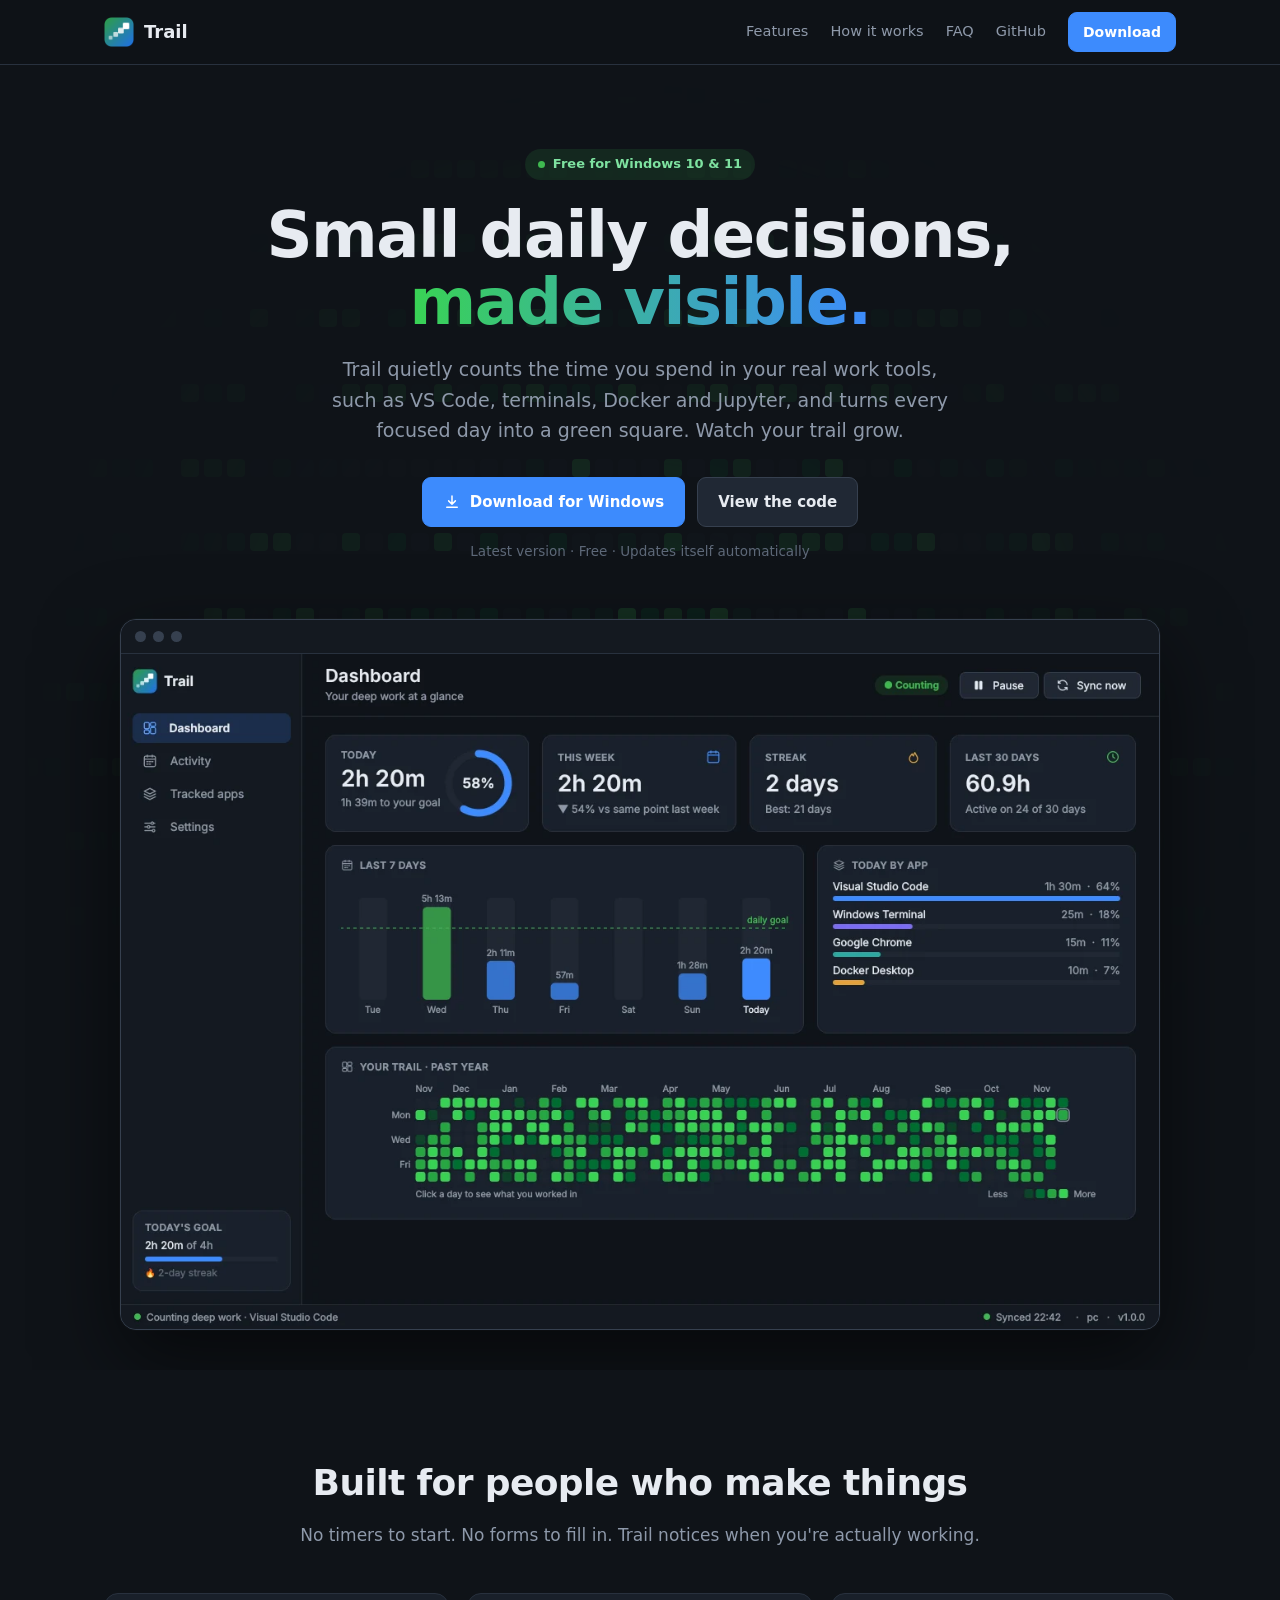
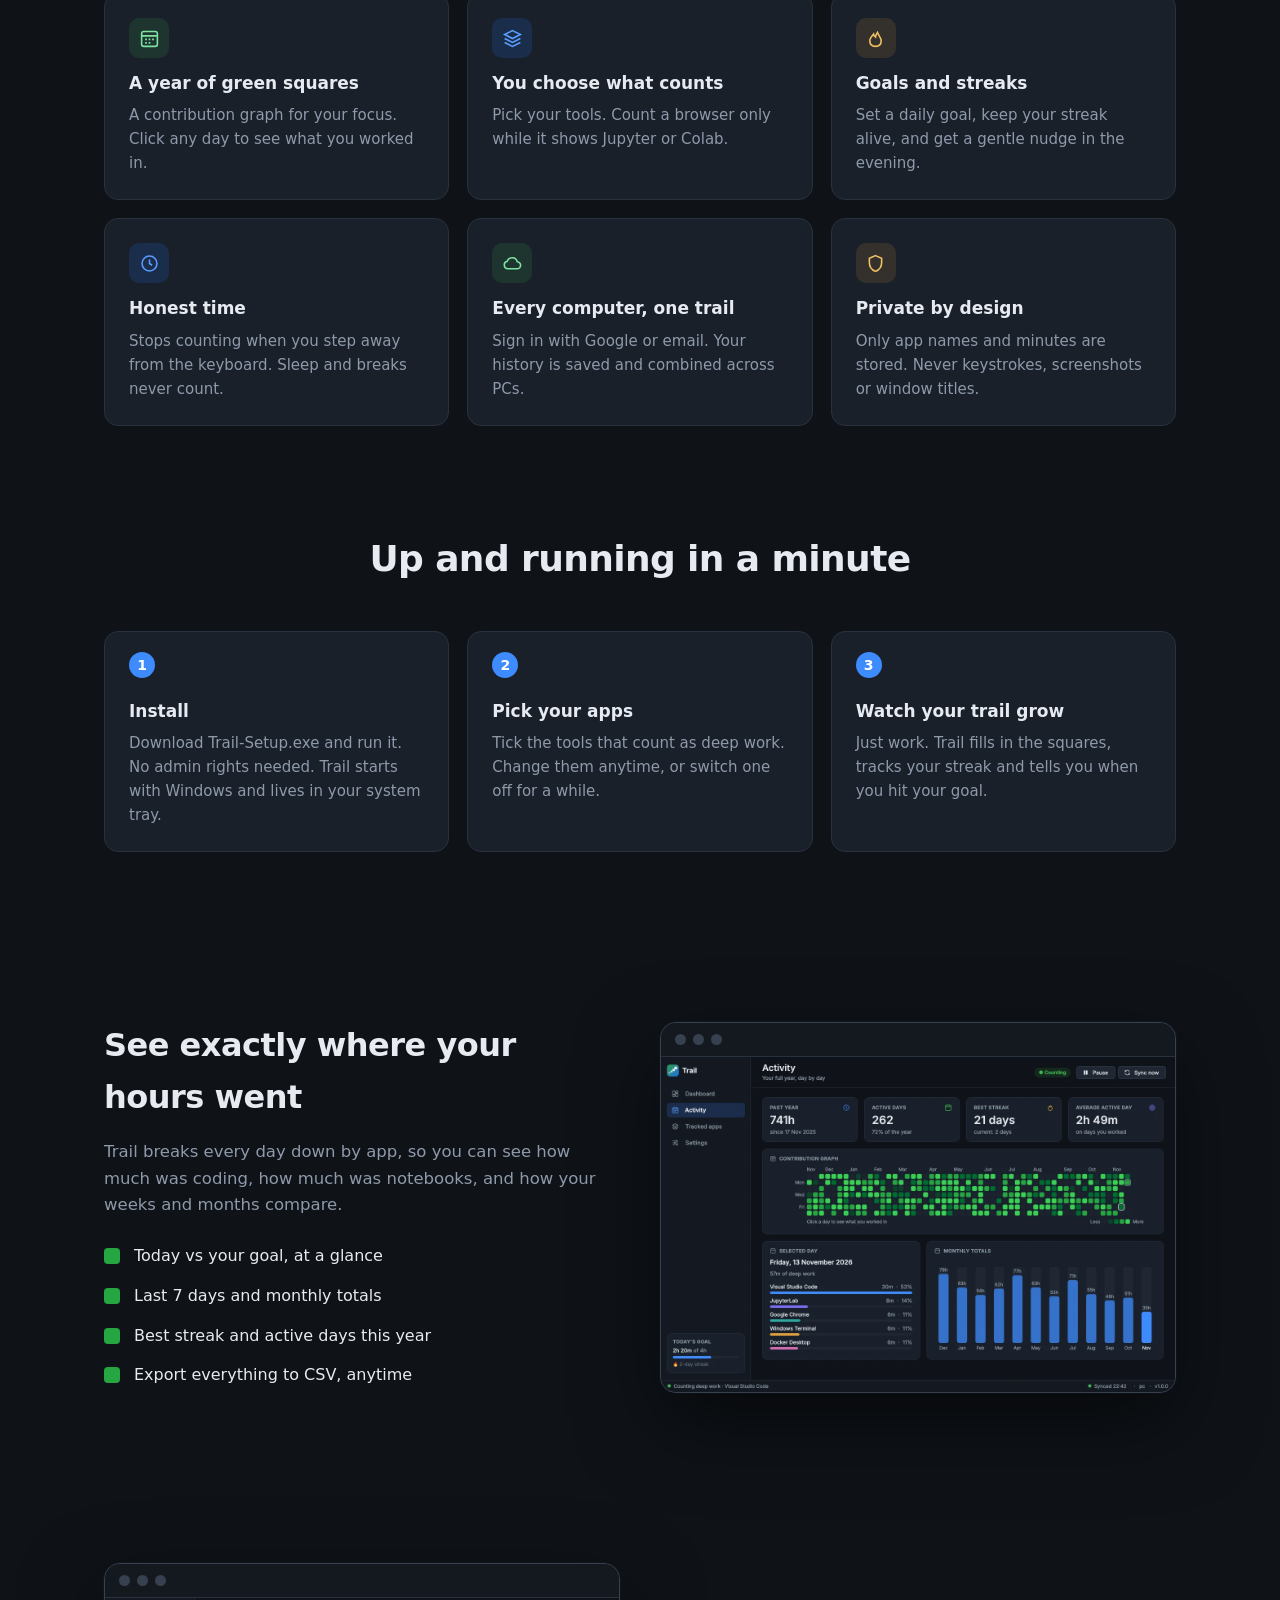
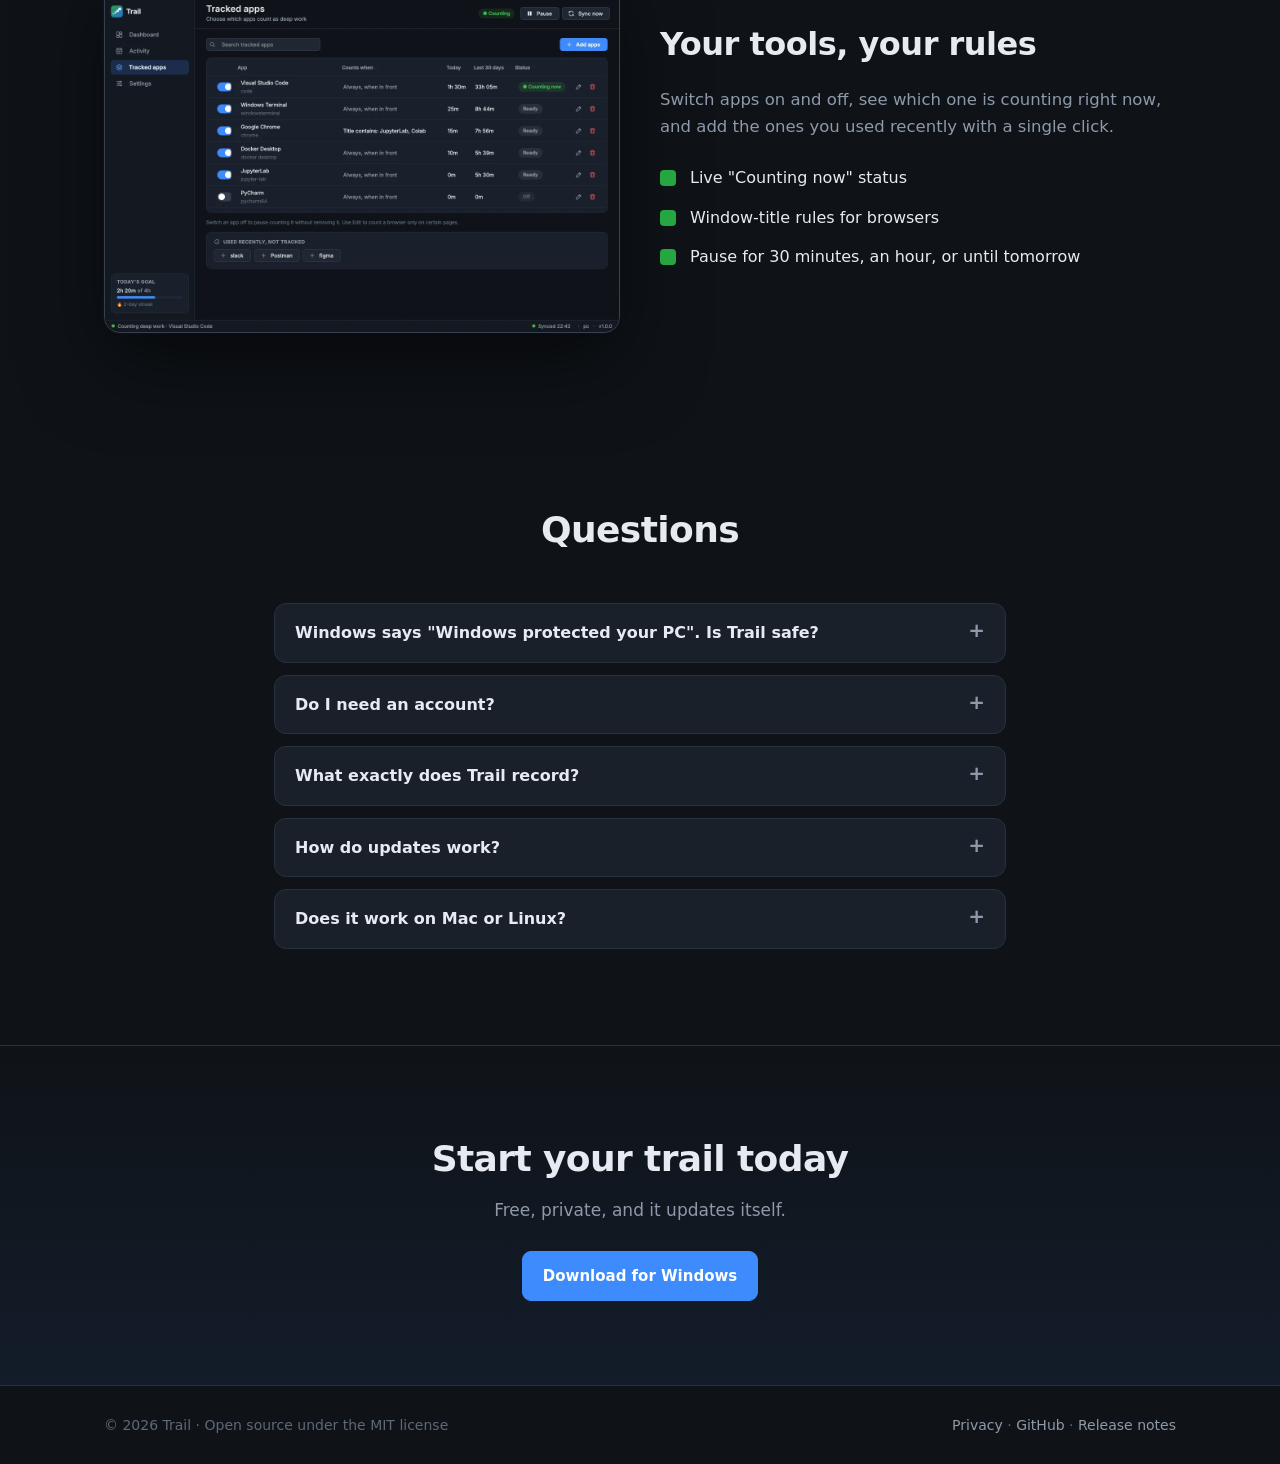
<file: website/index.html>
<!doctype html>
<html lang="en">
<head>
  <meta charset="utf-8">
  <meta name="viewport" content="width=device-width, initial-scale=1">
  <title>Trail · Your deep work, made visible</title>
  <meta name="description" content="Trail is a free Windows app that tracks the time you spend in your work tools and turns it into a GitHub-style trail of green squares, with goals and streaks.">
  <meta property="og:title" content="Trail · Your deep work, made visible">
  <meta property="og:description" content="Small daily decisions, made visible. A free deep-work tracker for Windows.">
  <meta property="og:image" content="assets/dashboard.webp">
  <link rel="icon" href="assets/favicon.png">
  <link rel="stylesheet" href="style.css">
</head>
<body>
<nav>
  <div class="wrap">
    <a class="brand" href="./"><img src="assets/logo.png" alt="">Trail</a>
    <div class="links">
      <a class="hide-sm" href="#features">Features</a>
      <a class="hide-sm" href="#how">How it works</a>
      <a class="hide-sm" href="#faq">FAQ</a>
      <a href="https://github.com/Ziggiphase/trail">GitHub</a>
      <a class="btn primary small dl-link" href="https://github.com/Ziggiphase/trail/releases/latest/download/Trail-Setup.exe">Download</a>
    </div>
  </div>
</nav>

<header class="hero">
  <div class="trail-bg" id="trail-bg" aria-hidden="true"></div>
  <div class="wrap" style="position:relative">
    <div class="pill"><span class="dot"></span><span id="version-pill">Free for Windows 10 &amp; 11</span></div>
    <h1>Small daily decisions,<br><span class="grad">made visible.</span></h1>
    <p class="lead">Trail quietly counts the time you spend in your real work tools, such as VS Code, terminals,
      Docker and Jupyter, and turns every focused day into a green square. Watch your trail grow.</p>
    <div class="cta">
      <a class="btn primary dl-link" href="https://github.com/Ziggiphase/trail/releases/latest/download/Trail-Setup.exe">
        <svg viewBox="0 0 24 24" fill="none" stroke="currentColor" stroke-width="2" stroke-linecap="round" stroke-linejoin="round"><path d="M12 4v11M7.5 10.5L12 15l4.5-4.5M5 19h14"/></svg>
        Download for Windows</a>
      <a class="btn" href="https://github.com/Ziggiphase/trail">View the code</a>
    </div>
    <div class="meta"><span id="version-meta">Latest version</span> · Free · Updates itself automatically</div>
    <div class="shot"><div class="bar"><i></i><i></i><i></i></div>
      <img src="assets/dashboard.webp" alt="Trail dashboard with today's goal, weekly chart and a year of green squares" width="1260" height="820"></div>
  </div>
</header>

<section id="features">
  <div class="wrap">
    <div class="section-title"><h2>Built for people who make things</h2>
      <p>No timers to start. No forms to fill in. Trail notices when you're actually working.</p></div>
    <div class="grid">
      <div class="card"><div class="icon g"><svg viewBox="0 0 24 24" fill="none" stroke="currentColor" stroke-width="1.8"><rect x="3" y="4" width="18" height="17" rx="2.5"/><path d="M3 9h18M7 13h2M11 13h2M15 13h2M7 17h2M11 17h2"/></svg></div>
        <h3>A year of green squares</h3><p>A contribution graph for your focus. Click any day to see what you worked in.</p></div>
      <div class="card"><div class="icon"><svg viewBox="0 0 24 24" fill="none" stroke="currentColor" stroke-width="1.8"><path d="M12 3l9 4.5-9 4.5-9-4.5z"/><path d="M3 12l9 4.5 9-4.5M3 16.5l9 4.5 9-4.5"/></svg></div>
        <h3>You choose what counts</h3><p>Pick your tools. Count a browser only while it shows Jupyter or Colab.</p></div>
      <div class="card"><div class="icon y"><svg viewBox="0 0 24 24" fill="none" stroke="currentColor" stroke-width="1.8"><path d="M12 21c4 0 6.5-2.6 6.5-6.3 0-3.7-3-6-4.3-9.7-1.5 2.2-2.2 3.6-2.2 5.5-1.3-.8-2-2-2.2-3.5C8 9 5.5 11.5 5.5 14.7 5.5 18.4 8 21 12 21z"/></svg></div>
        <h3>Goals and streaks</h3><p>Set a daily goal, keep your streak alive, and get a gentle nudge in the evening.</p></div>
      <div class="card"><div class="icon"><svg viewBox="0 0 24 24" fill="none" stroke="currentColor" stroke-width="1.8"><circle cx="12" cy="12" r="8.5"/><path d="M12 7.5V12l3 2"/></svg></div>
        <h3>Honest time</h3><p>Stops counting when you step away from the keyboard. Sleep and breaks never count.</p></div>
      <div class="card"><div class="icon g"><svg viewBox="0 0 24 24" fill="none" stroke="currentColor" stroke-width="1.8"><path d="M7 18h10a4 4 0 0 0 .5-8A6 6 0 0 0 6 9.5 4.3 4.3 0 0 0 7 18z"/></svg></div>
        <h3>Every computer, one trail</h3><p>Sign in with Google or email. Your history is saved and combined across PCs.</p></div>
      <div class="card"><div class="icon y"><svg viewBox="0 0 24 24" fill="none" stroke="currentColor" stroke-width="1.8"><path d="M12 3l7 3v5c0 4.5-3 8.3-7 10-4-1.7-7-5.5-7-10V6z"/></svg></div>
        <h3>Private by design</h3><p>Only app names and minutes are stored. Never keystrokes, screenshots or window titles.</p></div>
    </div>
  </div>
</section>

<section id="how" style="padding-top:20px">
  <div class="wrap">
    <div class="section-title"><h2>Up and running in a minute</h2></div>
    <div class="steps">
      <div class="card step"><h3>Install</h3><p>Download Trail-Setup.exe and run it. No admin rights needed. Trail starts with Windows and lives in your system tray.</p></div>
      <div class="card step"><h3>Pick your apps</h3><p>Tick the tools that count as deep work. Change them anytime, or switch one off for a while.</p></div>
      <div class="card step"><h3>Watch your trail grow</h3><p>Just work. Trail fills in the squares, tracks your streak and tells you when you hit your goal.</p></div>
    </div>
  </div>
</section>

<section>
  <div class="wrap split">
    <div>
      <h2>See exactly where your hours went</h2>
      <p>Trail breaks every day down by app, so you can see how much was coding, how much was
        notebooks, and how your weeks and months compare.</p>
      <ul><li>Today vs your goal, at a glance</li><li>Last 7 days and monthly totals</li>
        <li>Best streak and active days this year</li><li>Export everything to CSV, anytime</li></ul>
    </div>
    <div class="shot"><div class="bar"><i></i><i></i><i></i></div><img src="assets/activity.webp" alt="Trail activity page" loading="lazy" width="1260" height="820"></div>
  </div>
</section>

<section>
  <div class="wrap split">
    <div class="shot"><div class="bar"><i></i><i></i><i></i></div><img src="assets/apps.webp" alt="Trail tracked apps page" loading="lazy" width="1260" height="820"></div>
    <div>
      <h2>Your tools, your rules</h2>
      <p>Switch apps on and off, see which one is counting right now, and add the ones you
        used recently with a single click.</p>
      <ul><li>Live "Counting now" status</li><li>Window-title rules for browsers</li>
        <li>Pause for 30 minutes, an hour, or until tomorrow</li></ul>
    </div>
  </div>
</section>

<section id="faq">
  <div class="wrap" style="max-width:780px">
    <div class="section-title"><h2>Questions</h2></div>
    <details><summary>Windows says "Windows protected your PC". Is Trail safe?</summary>
      <p>Windows shows this for new apps that aren't code-signed yet. Click <b>More info</b>, then <b>Run anyway</b>.
        Trail's full source code is public on <a href="https://github.com/Ziggiphase/trail">GitHub</a>, and the installer is
        built there automatically from that code.</p></details>
    <details><summary>Do I need an account?</summary>
      <p>No. You can use Trail without one and your time stays on your PC. Signing in with Google or email
        saves your history safely and combines it across your computers.</p></details>
    <details><summary>What exactly does Trail record?</summary>
      <p>For each day: which of your chosen apps you used and for how many minutes. Nothing else. See the
        <a href="privacy.html">privacy policy</a> for details.</p></details>
    <details><summary>How do updates work?</summary>
      <p>Trail checks for new versions by itself. When one is ready, an <b>Update</b> button appears; one click
        installs it and Trail reopens a few seconds later with your settings and history intact.</p></details>
    <details><summary>Does it work on Mac or Linux?</summary>
      <p>The installer is Windows-only for now. The code runs on macOS and Linux from source.</p></details>
  </div>
</section>

<section class="final">
  <div class="wrap">
    <div class="section-title" style="margin-bottom:26px"><h2>Start your trail today</h2>
      <p>Free, private, and it updates itself.</p></div>
    <a class="btn primary dl-link" href="https://github.com/Ziggiphase/trail/releases/latest/download/Trail-Setup.exe">Download for Windows</a>
  </div>
</section>

<footer>
  <div class="wrap">
    <span>© <span id="year">2026</span> Trail · Open source under the MIT license</span>
    <span><a href="privacy.html">Privacy</a> · <a href="https://github.com/Ziggiphase/trail">GitHub</a> ·
      <a href="https://github.com/Ziggiphase/trail/releases">Release notes</a></span>
  </div>
</footer>

<script>
  // decorative background trail
  const bg = document.getElementById("trail-bg");
  const heat = ["--heat-0", "--heat-1", "--heat-2", "--heat-3", "--heat-4"];
  for (let i = 0; i < 900; i++) {
    const s = document.createElement("span");
    const r = Math.random();
    s.style.background = `var(${heat[r < .35 ? 0 : r < .55 ? 1 : r < .72 ? 2 : r < .88 ? 3 : 4]})`;
    bg.appendChild(s);
  }
  document.getElementById("year").textContent = new Date().getFullYear();

  // show the latest version and link straight to its installer
  fetch("https://api.github.com/repos/Ziggiphase/trail/releases/latest")
    .then(r => r.ok ? r.json() : null)
    .then(rel => {
      if (!rel) return;
      const asset = (rel.assets || []).find(a => a.name === "Trail-Setup.exe");
      const v = rel.tag_name.replace(/^v/, "");
      document.getElementById("version-pill").textContent = `Version ${v} · Free for Windows 10 & 11`;
      document.getElementById("version-meta").textContent = `Version ${v}`;
      if (asset) document.querySelectorAll(".dl-link").forEach(a => a.href = asset.browser_download_url);
    })
    .catch(() => {});
</script>
</body>
</html>
</file>
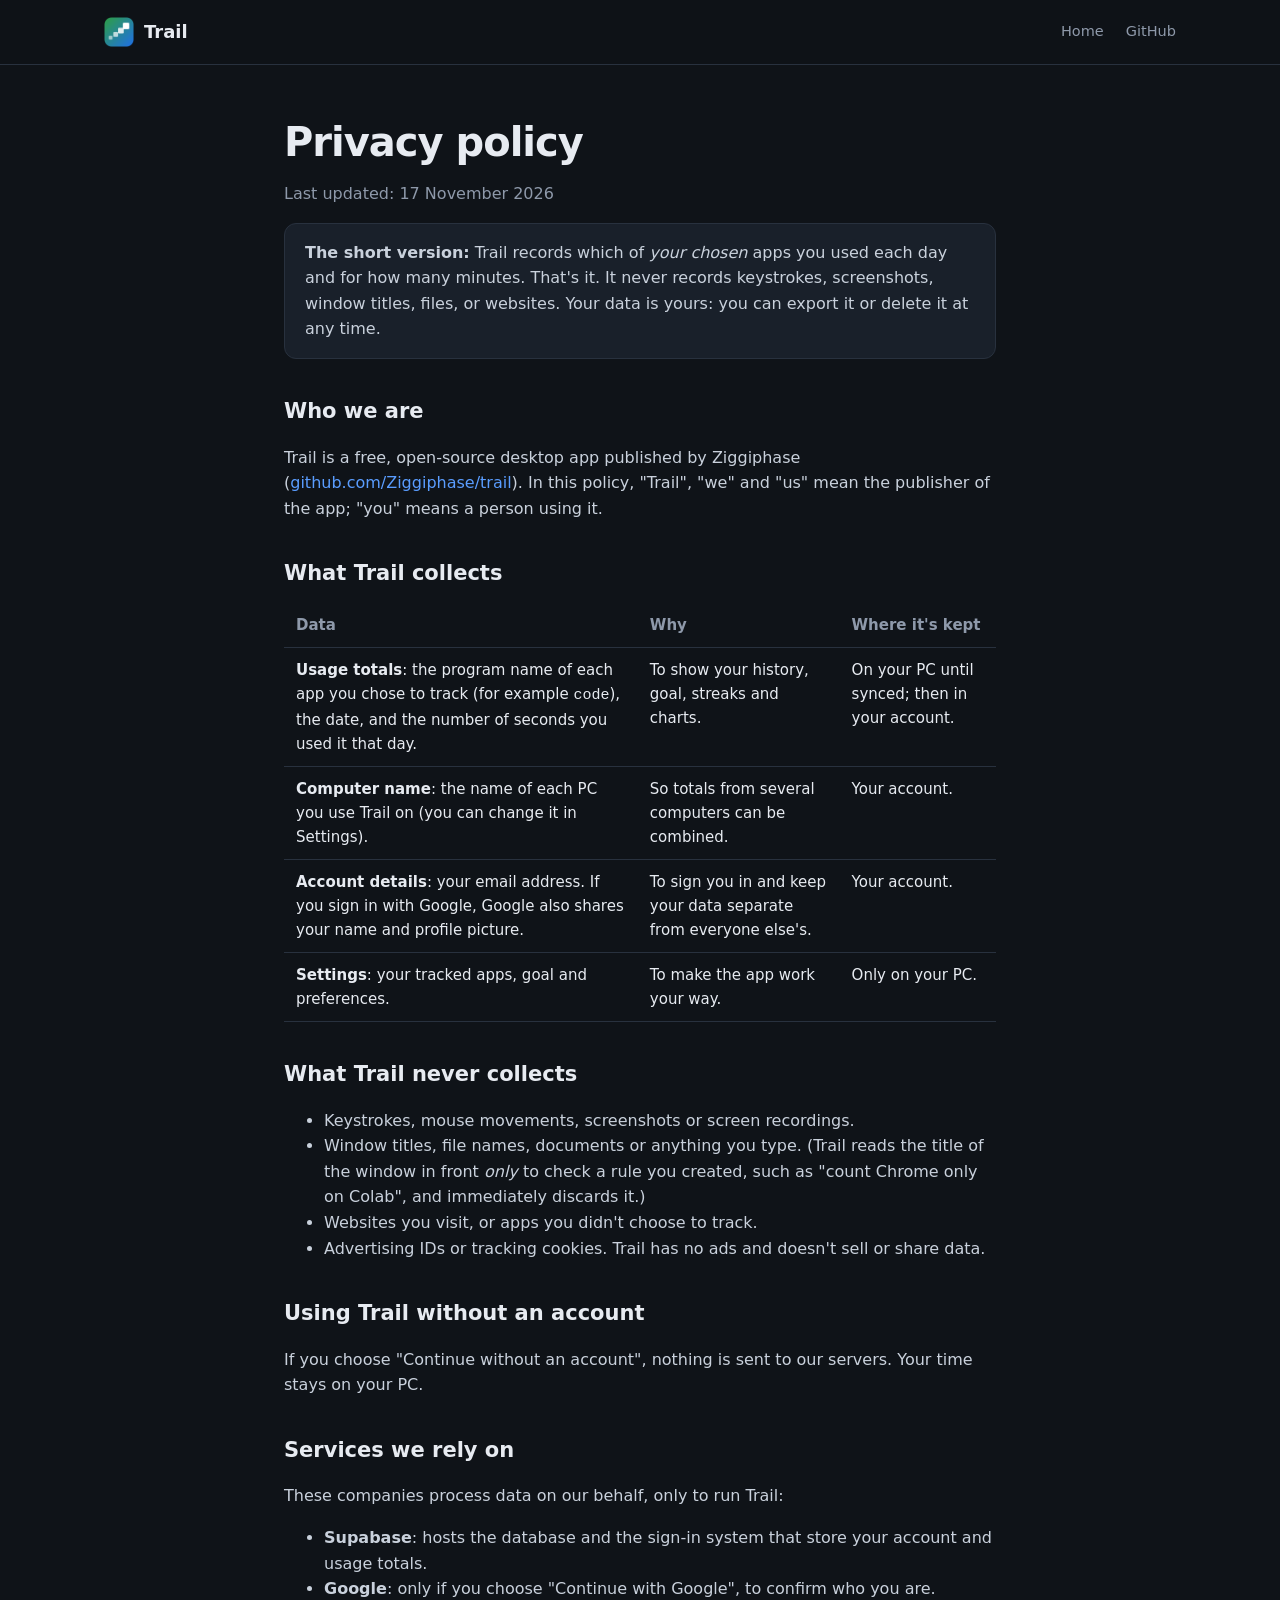
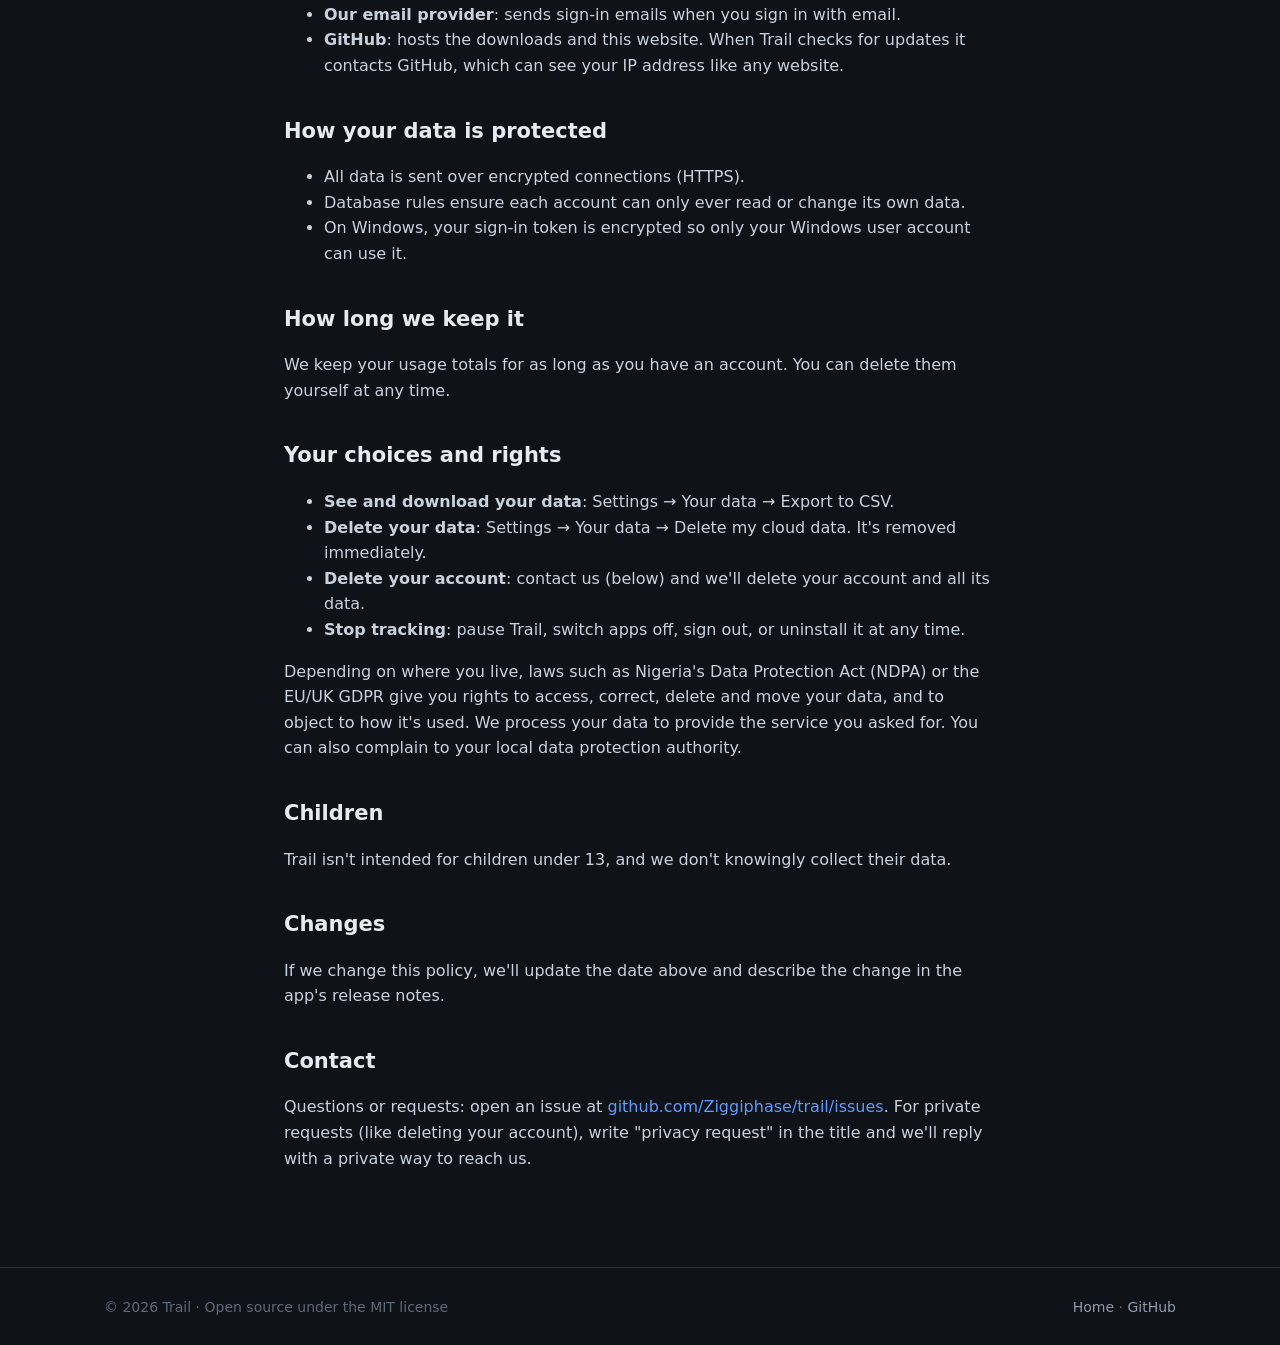
<file: website/privacy.html>
<!doctype html>
<html lang="en">
<head>
  <meta charset="utf-8">
  <meta name="viewport" content="width=device-width, initial-scale=1">
  <title>Privacy policy · Trail</title>
  <link rel="icon" href="assets/favicon.png">
  <link rel="stylesheet" href="style.css">
</head>
<body>
<nav>
  <div class="wrap">
    <a class="brand" href="./"><img src="assets/logo.png" alt="">Trail</a>
    <div class="links"><a href="./">Home</a><a href="https://github.com/Ziggiphase/trail">GitHub</a></div>
  </div>
</nav>

<main class="legal">
  <h1>Privacy policy</h1>
  <p style="color:var(--muted)">Last updated: 17 November 2026</p>

  <div class="box">
    <p style="margin:0"><b>The short version:</b> Trail records which of <em>your chosen</em> apps you used each day
      and for how many minutes. That's it. It never records keystrokes, screenshots, window titles, files,
      or websites. Your data is yours: you can export it or delete it at any time.</p>
  </div>

  <h2>Who we are</h2>
  <p>Trail is a free, open-source desktop app published by Ziggiphase
    (<a href="https://github.com/Ziggiphase/trail">github.com/Ziggiphase/trail</a>). In this policy, "Trail",
    "we" and "us" mean the publisher of the app; "you" means a person using it.</p>

  <h2>What Trail collects</h2>
  <table>
    <tr><th>Data</th><th>Why</th><th>Where it's kept</th></tr>
    <tr><td><b>Usage totals</b>: the program name of each app you chose to track (for example
      <code>code</code>), the date, and the number of seconds you used it that day.</td>
      <td>To show your history, goal, streaks and charts.</td>
      <td>On your PC until synced; then in your account.</td></tr>
    <tr><td><b>Computer name</b>: the name of each PC you use Trail on (you can change it in Settings).</td>
      <td>So totals from several computers can be combined.</td><td>Your account.</td></tr>
    <tr><td><b>Account details</b>: your email address. If you sign in with Google, Google also shares your
      name and profile picture.</td><td>To sign you in and keep your data separate from everyone else's.</td>
      <td>Your account.</td></tr>
    <tr><td><b>Settings</b>: your tracked apps, goal and preferences.</td><td>To make the app work your way.</td>
      <td>Only on your PC.</td></tr>
  </table>

  <h2>What Trail never collects</h2>
  <ul>
    <li>Keystrokes, mouse movements, screenshots or screen recordings.</li>
    <li>Window titles, file names, documents or anything you type. (Trail reads the title of the window in
      front <em>only</em> to check a rule you created, such as "count Chrome only on Colab", and immediately
      discards it.)</li>
    <li>Websites you visit, or apps you didn't choose to track.</li>
    <li>Advertising IDs or tracking cookies. Trail has no ads and doesn't sell or share data.</li>
  </ul>

  <h2>Using Trail without an account</h2>
  <p>If you choose "Continue without an account", nothing is sent to our servers. Your time stays on your PC.</p>

  <h2>Services we rely on</h2>
  <p>These companies process data on our behalf, only to run Trail:</p>
  <ul>
    <li><b>Supabase</b>: hosts the database and the sign-in system that store your account and usage totals.</li>
    <li><b>Google</b>: only if you choose "Continue with Google", to confirm who you are.</li>
    <li><b>Our email provider</b>: sends sign-in emails when you sign in with email.</li>
    <li><b>GitHub</b>: hosts the downloads and this website. When Trail checks for updates it contacts
      GitHub, which can see your IP address like any website.</li>
  </ul>

  <h2>How your data is protected</h2>
  <ul>
    <li>All data is sent over encrypted connections (HTTPS).</li>
    <li>Database rules ensure each account can only ever read or change its own data.</li>
    <li>On Windows, your sign-in token is encrypted so only your Windows user account can use it.</li>
  </ul>

  <h2>How long we keep it</h2>
  <p>We keep your usage totals for as long as you have an account. You can delete them yourself at any time.</p>

  <h2>Your choices and rights</h2>
  <ul>
    <li><b>See and download your data</b>: Settings → Your data → Export to CSV.</li>
    <li><b>Delete your data</b>: Settings → Your data → Delete my cloud data. It's removed immediately.</li>
    <li><b>Delete your account</b>: contact us (below) and we'll delete your account and all its data.</li>
    <li><b>Stop tracking</b>: pause Trail, switch apps off, sign out, or uninstall it at any time.</li>
  </ul>
  <p>Depending on where you live, laws such as Nigeria's Data Protection Act (NDPA) or the EU/UK GDPR give you
    rights to access, correct, delete and move your data, and to object to how it's used. We process your data
    to provide the service you asked for. You can also complain to your local data protection authority.</p>

  <h2>Children</h2>
  <p>Trail isn't intended for children under 13, and we don't knowingly collect their data.</p>

  <h2>Changes</h2>
  <p>If we change this policy, we'll update the date above and describe the change in the app's release notes.</p>

  <h2>Contact</h2>
  <p>Questions or requests: open an issue at
    <a href="https://github.com/Ziggiphase/trail/issues">github.com/Ziggiphase/trail/issues</a>.
    For private requests (like deleting your account), write "privacy request" in the title and we'll reply with a
    private way to reach us.</p>
</main>

<footer>
  <div class="wrap">
    <span>© 2026 Trail · Open source under the MIT license</span>
    <span><a href="./">Home</a> · <a href="https://github.com/Ziggiphase/trail">GitHub</a></span>
  </div>
</footer>
</body>
</html>
</file>
<file: website/style.css>
:root {
  --bg: #0f1318; --sidebar: #141920; --surface: #19202a; --surface-2: #202834;
  --border: #28313e; --border-strong: #36404f;
  --text: #e7ebf1; --muted: #8e99aa; --faint: #5d6878;
  --accent: #3d8bfd; --accent-hover: #5a9dff; --accent-soft: #1a2d4a;
  --green: #3fb950; --heat-0: #1d242e; --heat-1: #0e4429; --heat-2: #006d32; --heat-3: #26a641; --heat-4: #39d353;
  --radius: 14px;
  font-family: "Segoe UI Variable Text", "Segoe UI", Inter, system-ui, -apple-system, Arial, sans-serif;
}
* { box-sizing: border-box; }
html { scroll-behavior: smooth; }
body { margin: 0; background: var(--bg); color: var(--text); line-height: 1.6; -webkit-font-smoothing: antialiased; }
a { color: var(--accent-hover); text-decoration: none; }
a:hover { text-decoration: underline; }
.wrap { max-width: 1120px; margin: 0 auto; padding: 0 24px; }

/* nav */
nav { position: sticky; top: 0; z-index: 10; background: rgba(15, 19, 24, .82); backdrop-filter: blur(10px);
      border-bottom: 1px solid var(--border); }
nav .wrap { display: flex; align-items: center; gap: 28px; height: 64px; }
.brand { display: flex; align-items: center; gap: 10px; font-weight: 700; font-size: 18px; color: var(--text); }
.brand img { width: 30px; height: 30px; }
.brand:hover { text-decoration: none; }
nav .links { display: flex; gap: 22px; margin-left: auto; align-items: center; }
nav .links a { color: var(--muted); font-size: 14.5px; }
nav .links a:hover { color: var(--text); text-decoration: none; }

/* buttons */
.btn { display: inline-flex; align-items: center; gap: 9px; padding: 12px 20px; border-radius: 9px;
       font-weight: 600; font-size: 15px; border: 1px solid var(--border-strong); background: var(--surface-2);
       color: var(--text); cursor: pointer; transition: background .15s, transform .15s; }
.btn:hover { background: #2a3442; text-decoration: none; transform: translateY(-1px); }
.btn.primary { background: var(--accent); border-color: var(--accent); color: #fff; }
.btn.primary:hover { background: var(--accent-hover); }
.btn.small { padding: 8px 14px; font-size: 14px; }
.btn svg { width: 18px; height: 18px; }

/* hero */
.hero { padding: 84px 0 40px; text-align: center; position: relative; overflow: hidden; }
.pill { display: inline-flex; align-items: center; gap: 8px; padding: 5px 13px; border-radius: 99px;
        background: rgba(63, 185, 80, .12); color: #7ee2a0; font-size: 13px; font-weight: 600; margin-bottom: 22px; }
.pill .dot { width: 7px; height: 7px; border-radius: 50%; background: var(--green); }
h1 { font-size: clamp(38px, 6vw, 64px); line-height: 1.05; letter-spacing: -1.5px; margin: 0 0 18px; }
h1 .grad { background: linear-gradient(90deg, #39d353, #3d8bfd); -webkit-background-clip: text; background-clip: text; color: transparent; }
.lead { font-size: 19px; color: var(--muted); max-width: 640px; margin: 0 auto 32px; }
.cta { display: flex; gap: 12px; justify-content: center; flex-wrap: wrap; }
.meta { color: var(--faint); font-size: 13.5px; margin-top: 14px; }

.trail-bg { position: absolute; inset: 0; display: grid; grid-template-columns: repeat(auto-fill, 18px);
            gap: 5px; opacity: .14; pointer-events: none; mask-image: radial-gradient(ellipse at center, #000 10%, transparent 70%);
            -webkit-mask-image: radial-gradient(ellipse at center, #000 10%, transparent 70%); padding: 20px; }
.trail-bg span { width: 18px; height: 18px; border-radius: 4px; background: var(--heat-0); }

.shot { margin: 56px auto 0; max-width: 1040px; border-radius: 16px; border: 1px solid var(--border-strong);
        overflow: hidden; box-shadow: 0 30px 80px rgba(0, 0, 0, .55), 0 0 0 1px rgba(255,255,255,.02); background: var(--surface); }
.shot .bar { height: 34px; display: flex; align-items: center; gap: 7px; padding: 0 14px; background: var(--sidebar);
             border-bottom: 1px solid var(--border); }
.shot .bar i { width: 11px; height: 11px; border-radius: 50%; background: var(--border-strong); }
.shot img { display: block; width: 100%; height: auto; }

/* sections */
section { padding: 84px 0; }
.section-title { text-align: center; margin-bottom: 44px; }
.section-title h2 { font-size: 36px; letter-spacing: -.6px; margin: 0 0 10px; }
.section-title p { color: var(--muted); margin: 0; font-size: 17px; }
.grid { display: grid; grid-template-columns: repeat(3, 1fr); gap: 18px; }
.card { background: var(--surface); border: 1px solid var(--border); border-radius: var(--radius); padding: 24px; }
.card h3 { margin: 12px 0 6px; font-size: 17px; }
.card p { margin: 0; color: var(--muted); font-size: 15px; }
.icon { width: 40px; height: 40px; border-radius: 10px; display: grid; place-items: center; background: var(--accent-soft); color: var(--accent-hover); }
.icon.g { background: rgba(63,185,80,.13); color: #7ee2a0; }
.icon.y { background: rgba(227,163,59,.13); color: #f0c063; }
.icon svg { width: 21px; height: 21px; }

.steps { display: grid; grid-template-columns: repeat(3, 1fr); gap: 18px; counter-reset: s; }
.step { position: relative; padding-top: 54px; }
.step::before { counter-increment: s; content: counter(s); position: absolute; top: 20px; left: 24px; width: 26px; height: 26px;
                border-radius: 50%; background: var(--accent); color: #fff; font-weight: 700; font-size: 14px; display: grid; place-items: center; }

.split { display: grid; grid-template-columns: 1fr 1fr; gap: 40px; align-items: center; }
.split h2 { font-size: 32px; letter-spacing: -.5px; margin: 0 0 14px; }
.split p { color: var(--muted); font-size: 16.5px; }
.split ul { padding: 0; list-style: none; margin: 18px 0 0; }
.split li { padding: 7px 0 7px 30px; position: relative; color: var(--text); }
.split li::before { content: ""; position: absolute; left: 0; top: 12px; width: 16px; height: 16px; border-radius: 4px; background: var(--heat-3); }
.split .shot { margin: 0; }

details { background: var(--surface); border: 1px solid var(--border); border-radius: 12px; padding: 16px 20px; margin-bottom: 12px; }
summary { cursor: pointer; font-weight: 600; list-style: none; }
summary::-webkit-details-marker { display: none; }
summary::after { content: "+"; float: right; color: var(--muted); font-size: 20px; line-height: 1; }
details[open] summary::after { content: "–"; }
details p { color: var(--muted); margin: 10px 0 0; }

.final { text-align: center; background: linear-gradient(180deg, transparent, rgba(61,139,253,.08)); border-top: 1px solid var(--border); }
footer { border-top: 1px solid var(--border); padding: 28px 0; color: var(--faint); font-size: 14px; }
footer .wrap { display: flex; justify-content: space-between; flex-wrap: wrap; gap: 12px; }
footer a { color: var(--muted); }

/* legal page */
.legal { max-width: 760px; margin: 0 auto; padding: 56px 24px 80px; }
.legal h1 { font-size: 40px; letter-spacing: -1px; }
.legal h2 { font-size: 21px; margin: 36px 0 8px; }
.legal p, .legal li { color: #c9d1dc; }
.legal table { width: 100%; border-collapse: collapse; margin: 12px 0; font-size: 15px; }
.legal th, .legal td { text-align: left; padding: 10px 12px; border-bottom: 1px solid var(--border); vertical-align: top; }
.legal th { color: var(--muted); font-weight: 600; }
.legal .box { background: var(--surface); border: 1px solid var(--border); border-radius: 12px; padding: 16px 20px; }

@media (max-width: 860px) {
  .grid, .steps, .split { grid-template-columns: 1fr; }
  nav .links a.hide-sm { display: none; }
  .hero { padding-top: 56px; }
}
</file>
